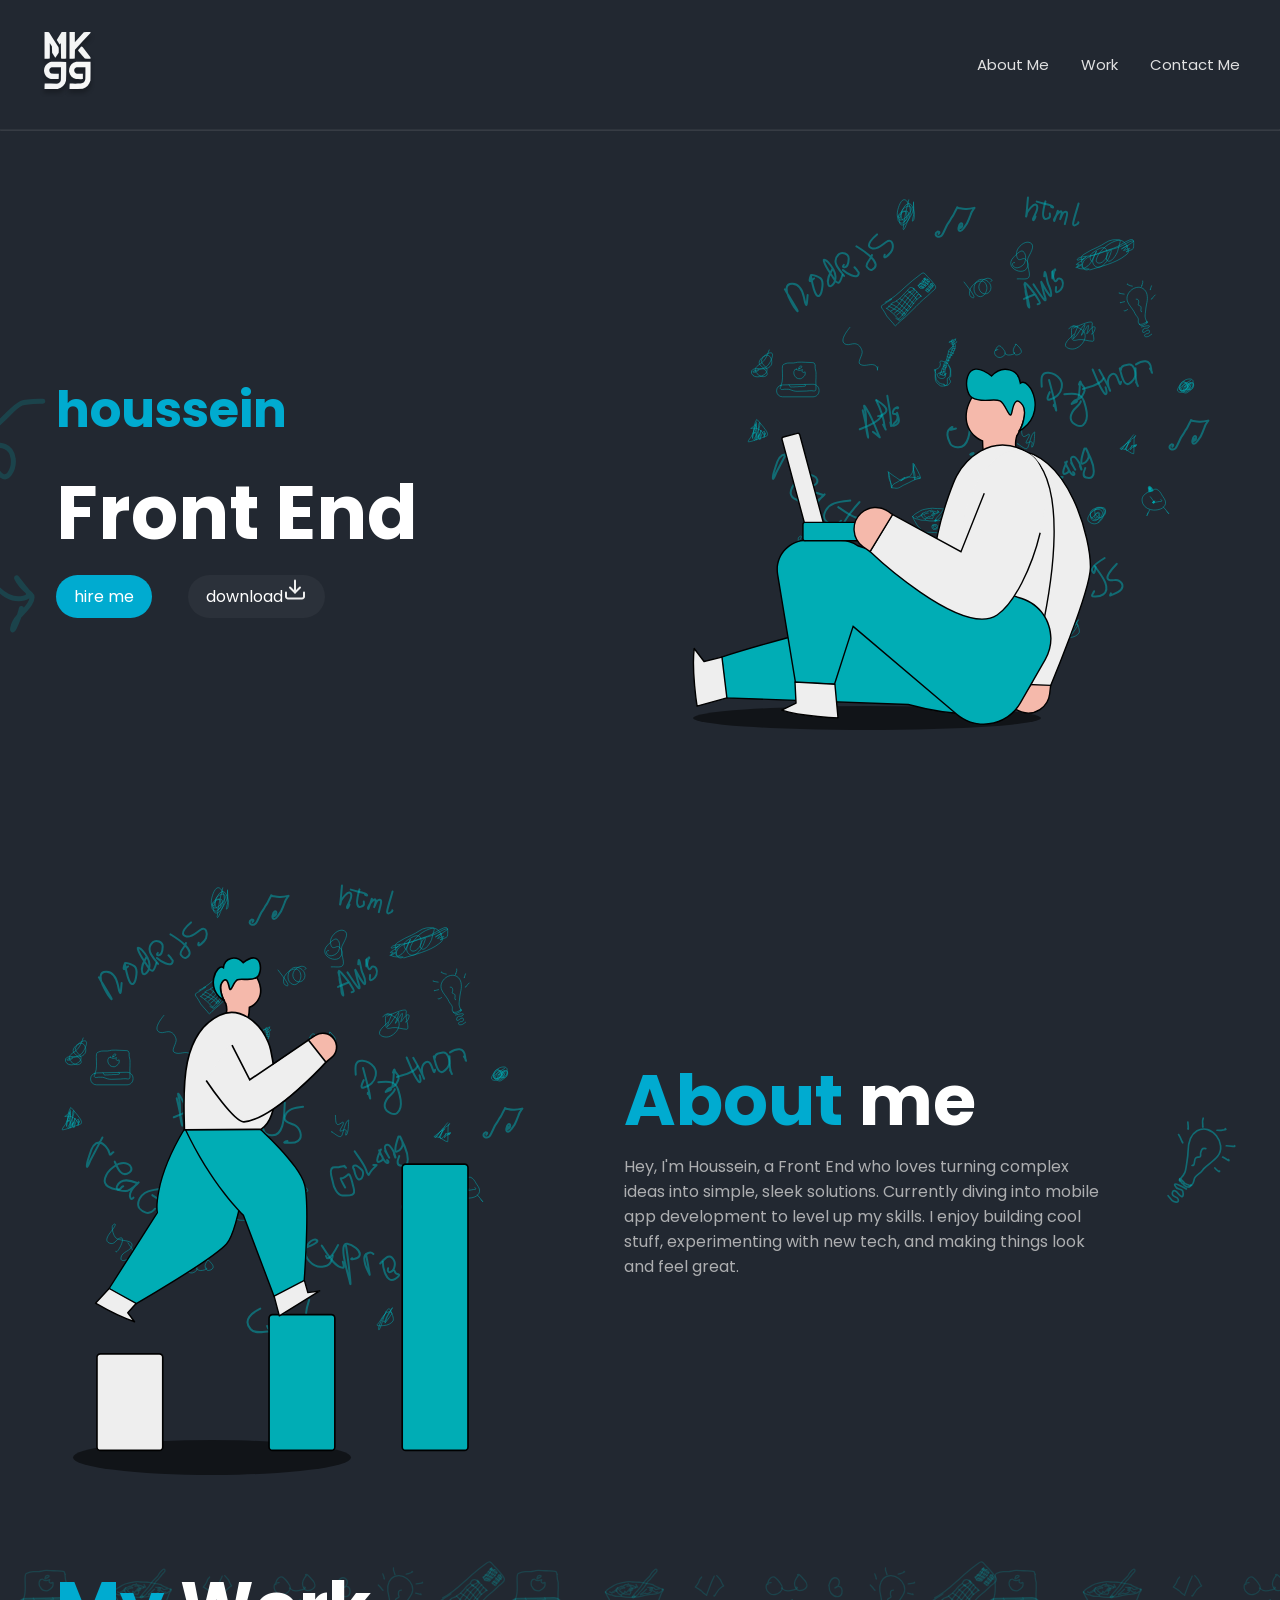
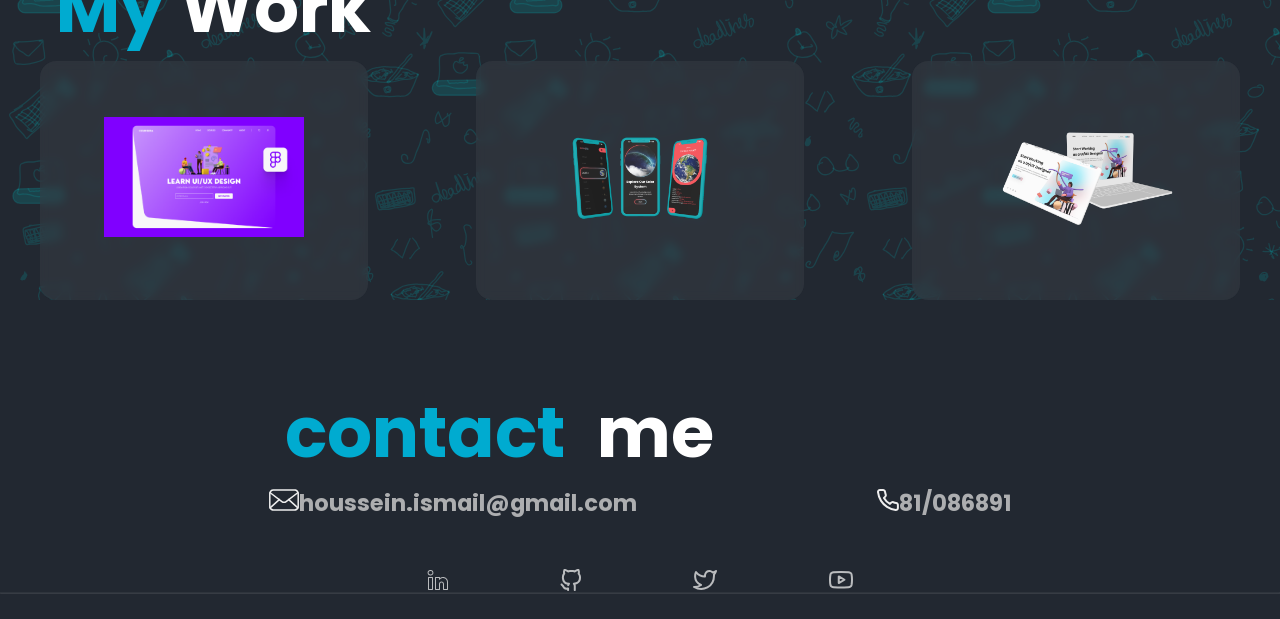
<file: index.html>
<!DOCTYPE html>
<html lang="en">
<head>
    <meta charset="UTF-8">
    <meta name="viewport" content="width=device-width, initial-scale=1.0">
    <link rel="stylesheet" href="ftry.css">
    <title>Myself</title>
</head>
<body>
    <header>
    <img src="assets/svg/logo.svg">
    <nav class="navigation">
        <ul>
            <li><a href="#AboutMe">About Me</a></li>
            <li><a href="#Work">Work</a></li>
            <li><a href="#ContactMe">Contact Me</a></li>
        </ul>
    </nav>
    </header>
    <hr>
    <section class="firsection">
        <img src="assets/svg/arrow.svg" class="arrow">
        <div class="nameWork">
            <h1 class="name">houssein</h1>
            <h1 class="title">Front End</h1>
        <div class="firstDiv">
            <a id="Contact Me" class="hireme">hire me</a>
            <a class="download">download<img src="assets/svg/download.svg"></a>
        </div>
        </div>
        <img src="assets/svg/Hero.svg">
    </section>
    <section class="secondsec" id="AboutMe">
        <img src="assets/svg/AboutMe.svg">
        <div>
        <div class="aboutme">
            <h1 class="name2">About</h1>
            <h1 class="title2">me</h1>
        </div>
        <p class="aboutpar">
            Hey, I'm Houssein, a Front End who loves turning 
            complex ideas into simple, sleek solutions. Currently diving into mobile 
            app development to level up my skills. I enjoy building cool stuff, experimenting with new tech,
            and making things look and feel great.
        </p>
        </div>
        <img src="assets/svg/lightbulb.svg" class="lamp">
    </section>
    <section class="worksection" id="Work">
        <div class="WorkCont">
        <div class="worktitle">
            <h1 class="name2">My</h1>
            <h1 class="title2">Work</h1>
        </div>
        <div class="photowork">
                <ul>
                <li>
                <a href="https://www.youtube.com/watch?v=HISvOgXG0PU" target="_blank"><img src="assets/imgs/landingPage.png"></a>
                </li>
                <li>
                <a href="https://www.youtube.com/watch?v=HISvOgXG0PU" target="_blank"><img src="assets/imgs/app.png"></a>
                </li>
                <li>
                <a href="https://www.youtube.com/watch?v=HISvOgXG0PU" target="_blank"><img src="assets/imgs/webApp.png"></a>
                </li>
                </ul>
        </div>
    </div>
    </section>
    <section class="contact" id="ContactMe">
        <div>
        <div class="contitle">
            <h1 class="name2">contact</h1>
            <h1 class="title2">me</h1>
        </div >
        <div class="callme">
        <h2><img src="assets/svg/Email.svg">houssein.ismail@gmail.com</h2>
        <h2><img src="assets/svg/phone.svg">81/086891</h2>
        </div>
        <br>
        <div class="App">
                <img src="assets/svg/linkedin.svg">
                <img src="assets/svg/github.svg">
                <img src="assets/svg/twitter.svg">
                <img src="assets/svg/youtube.svg">
            </div>
        </div>
    </section>
    <hr>
    <br>
</body>
</html>
</file>
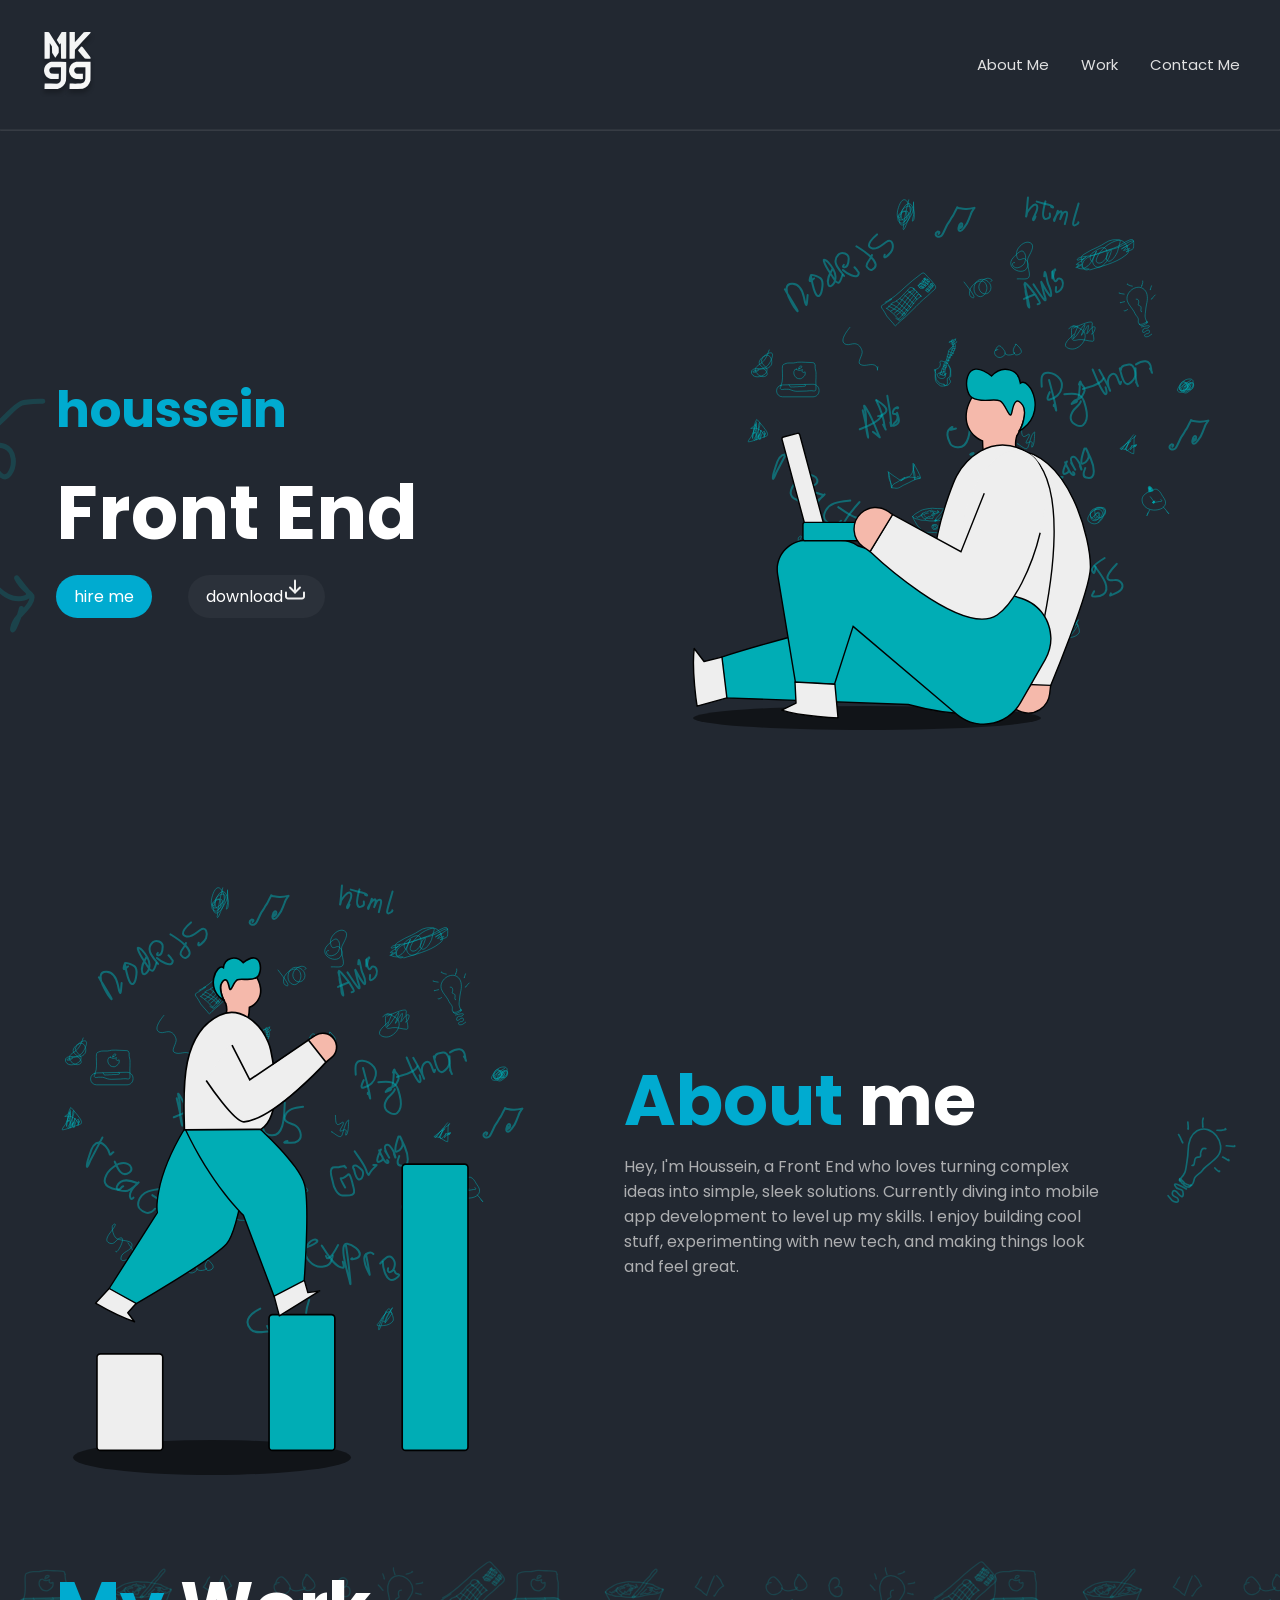
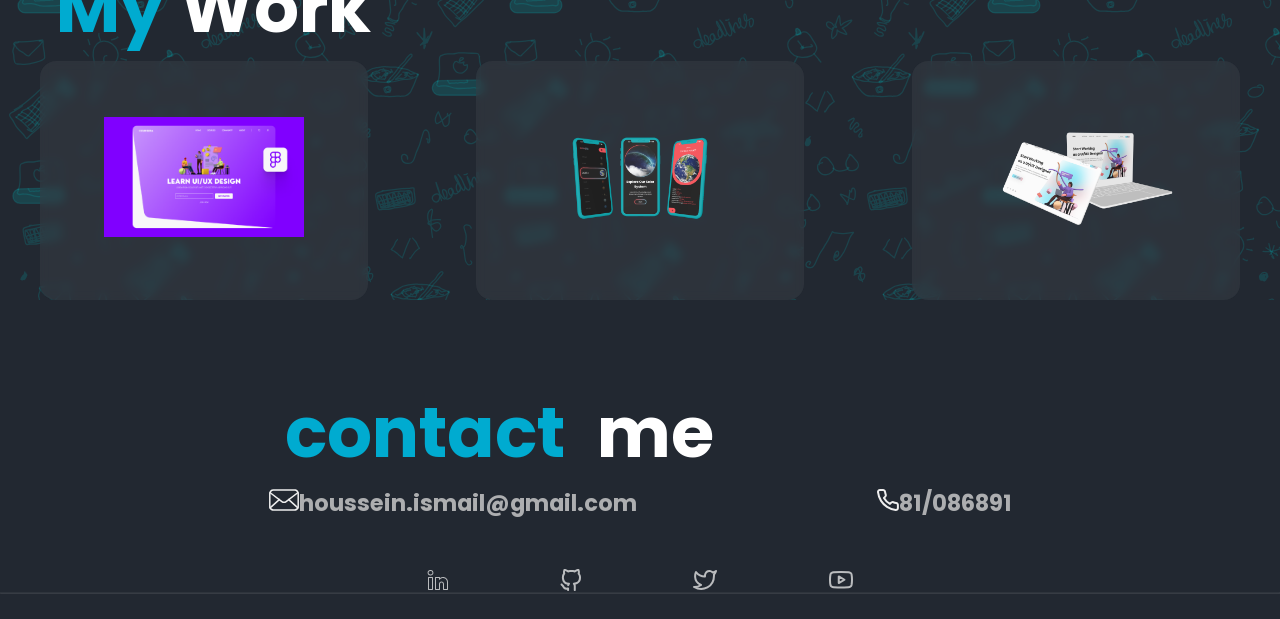
<file: ftry.html>
<!DOCTYPE html>
<html lang="en">
<head>
    <meta charset="UTF-8">
    <meta name="viewport" content="width=device-width, initial-scale=1.0">
    <link rel="stylesheet" href="ftry.css">
    <title>Myself</title>
</head>
<body>
    <header>
    <img src="assets/svg/logo.svg">
    <nav class="navigation">
        <ul>
            <li><a href="#AboutMe">About Me</a></li>
            <li><a href="#Work">Work</a></li>
            <li><a href="#Contact Me">Contact Me</a></li>
        </ul>
    </nav>
    </header>
    <hr>
    <section class="firsection">
        <img src="assets/svg/arrow.svg" class="arrow">
        <div class="nameWork">
            <h1 class="name">houssein</h1>
            <h1 class="title">Front End</h1>
        <div class="firstDiv">
            <a id="Contact Me" class="hireme">hire me</a>
            <a class="download">download<img src="assets/svg/download.svg"></a>
        </div>
        </div>
        <img src="assets/svg/Hero.svg">
    </section>
    <section class="secondsec" id="AboutMe">
        <img src="assets/svg/AboutMe.svg">
        <div>
        <div class="aboutme">
            <h1 class="name2">About</h1>
            <h1 class="title2">me</h1>
        </div>
        <p class="aboutpar">
            Hey, I'm Houssein, a Front End who loves turning 
            complex ideas into simple, sleek solutions. Currently diving into mobile 
            app development to level up my skills. I enjoy building cool stuff, experimenting with new tech,
            and making things look and feel great.
        </p>
        </div>
        <img src="assets/svg/lightbulb.svg" class="lamp">
    </section>
    <section class="worksection">
        <div class="WorkCont">
        <div class="worktitle">
            <h1 class="name2">My</h1>
            <h1 class="title2">Work</h1>
        </div>
        <div class="photowork">
                <ul>
                <li>
                <a href="https://www.youtube.com/watch?v=HISvOgXG0PU" target="_blank"><img src="assets/imgs/landingPage.png"></a>
                </li>
                <li>
                <a href="https://www.youtube.com/watch?v=HISvOgXG0PU" target="_blank"><img src="assets/imgs/app.png"></a>
                </li>
                <li>
                <a href="https://www.youtube.com/watch?v=HISvOgXG0PU" target="_blank"><img src="assets/imgs/webApp.png"></a>
                </li>
                </ul>
        </div>
    </div>
    </section>
    <section class="contact">
        <div>
        <div class="contitle">
            <h1 class="name2">contact</h1>
            <h1 class="title2">me</h1>
        </div >
        <div class="callme">
        <h2><img src="assets/svg/Email.svg">houssein.ismail@gmail.com</h2>
        <h2><img src="assets/svg/phone.svg">81/086891</h2>
        </div>
        <br>
        <div class="App">
                <img src="assets/svg/linkedin.svg">
                <img src="assets/svg/github.svg">
                <img src="assets/svg/twitter.svg">
                <img src="assets/svg/youtube.svg">
            </div>
        </div>
    </section>
    <hr>
    <br>
</body>
</html>
</file>
<file: ftry.css>
@import url('https://fonts.googleapis.com/css2?family=Poppins:wght@700&display=swap');

img{
max-width:100%;
height:auto;
}
*{
    margin:0;
    padding:0;
    box-sizing: border-box;
    scroll-behavior: smooth;
    font-family:"poppins";
}
body{
    background-color:#222831;
}
.navigation{
    color: #eeee;
    text-decoration: none;
    font-size:15px;
}

header{
    display: flex;
    align-items: center;
    max-width:  1200px;
    justify-content: space-between;
    margin: 2rem auto;
}
.navigation ul {
    display:flex;  /*make it easy to design */
    list-style-type:none; /* remove thepint for the list*/
    gap: 2rem;
}
.navigation a{
    color: #eeee;
    text-decoration: none;
    font-size:15px;
}
.navigation a:hover{
    color: #00abd0;
    cursor: pointer;
}
hr{
    opacity:10%;
}
.firsection{
    display: flex;
    justify-content: space-between;
    align-items: center;
    margin: 2rem auto;
    max-width :1200px;
}
.arrow{
    position: absolute;
    transform: translateX(-5.5rem) translateY(1.5rem);
    margin-left:15px;
}
.nameWork{
    display: flex;
    flex-direction: column;
    gap:0.5rem;
    flex-direction:column ;
}
.name{
    color:#00abd0;
    margin-left:1rem;
    font-size:50px;
}
.title{
    color:white;
    margin-left:1rem;
    font-size: 75px;
}
.hireme{
    background-color: #00abd0;
    width:100px;
    border-radius:25px ;
    padding:10px;
    padding-left:18px;
    padding-right:18px;
    color:white;
    margin-left:1rem;
    margin-right:1rem;
    cursor: pointer;
}
.download{
    background-color: rgba(211, 211, 211, 0.05);
    width:100px;
    border-radius:25px ;
    padding:10px;
    padding-left:18px;
    padding-right:18px;
    color:white;
    margin-left:1rem;
    margin-right:1rem;
    cursor: pointer;
}
.secondsec{
    display: flex;
    justify-content: space-between;
    align-items: center;
    margin: 2rem auto;
    max-width :1200px;
}
.name2{
    color:#00abd0;
    margin-left:1rem;
    font-size:70px;
}
.title2{
    color:white;
    margin-left:1rem;
    font-size: 70px;
}
.aboutme{
    display: flex;
}
.lamp{
    display: flex;
}
.aboutpar{
    width:500px;
    color:rgba(211, 211, 211, 0.788);
    padding-left:1rem;
}
.worksection{
    background-image: url("assets/svg/background.svg");
}
.worktitle{
    display: flex;
}
.WorkCont{
        display: flex;
    justify-content: space-around;
    flex-direction: column;
    align-items: left;
    margin: 5rem auto;
    max-width :1200px;
    text-decoration: none;
}
.worksection ul{
    display: flex;
    list-style-type: none;
    align-items: center;
    justify-content: space-between;
}
.worksection li{
    border-radius: 16px;
    background-color:rgba(57,62,70,0.5);
    backdrop-filter: blur(4px);
    padding:1rem 4rem;
}
.worksection li img{
    width: 200px;
    height: 200px;
    object-fit: contain;
    transition: transform 0.2s;
}
.worksection li img:hover{
    transform: scale(1.5);
}
.contact{
    display: flex;
    align-items: center;
    gap:5px;
    font-size:2rem;
    display: flex;
    justify-content: center; 
    align-items: center;  
}
.contitle{
    display: flex;
    gap:1rem;
}
.callme{
    display: flex;
    justify-content: space-between;
    font-size: 15px;
    gap:15rem;
    color:rgba(211, 211, 211, 0.788);
}
.App{
    display: flex;
    justify-content: center;
    align-items: center;
    gap:7rem;
    cursor: pointer;
}



/* 📱 Tablet */

@media (max-width:1024px){

header{
    padding:0 2rem;
}

.firsection{
    padding:0 2rem;
}

.secondsec{
    padding:0 2rem;
}

.title{
    font-size:60px;
}

.name2,.title2{
    font-size:60px;
}

.worksection ul{
    flex-wrap:wrap;
    gap:2rem;
    justify-content:center;
}

.callme{
    gap:5rem;
}

}


/* 📱 Mobile */

@media (max-width:768px){

header{
    flex-direction:column;
    gap:1.5rem;
}

.navigation ul{
    flex-direction:column;
    align-items:center;
}

.firsection{
    flex-direction:column;
    text-align:center;
    gap:2rem;
}

.secondsec{
    flex-direction:column;
    text-align:center;
    gap:2rem;
}

.arrow{
    display:none;
}

.name{
    font-size:35px;
}

.title{
    font-size:45px;
}

.name2,.title2{
    font-size:45px;
}

.firstDiv{
    display:flex;
    justify-content:center;
}

.worksection ul{
    flex-direction:column;
    gap:2rem;
}

.callme{
    flex-direction:column;
    gap:2rem;
    text-align:center;
}

.App{
    gap:2rem;
}

}
</file>
